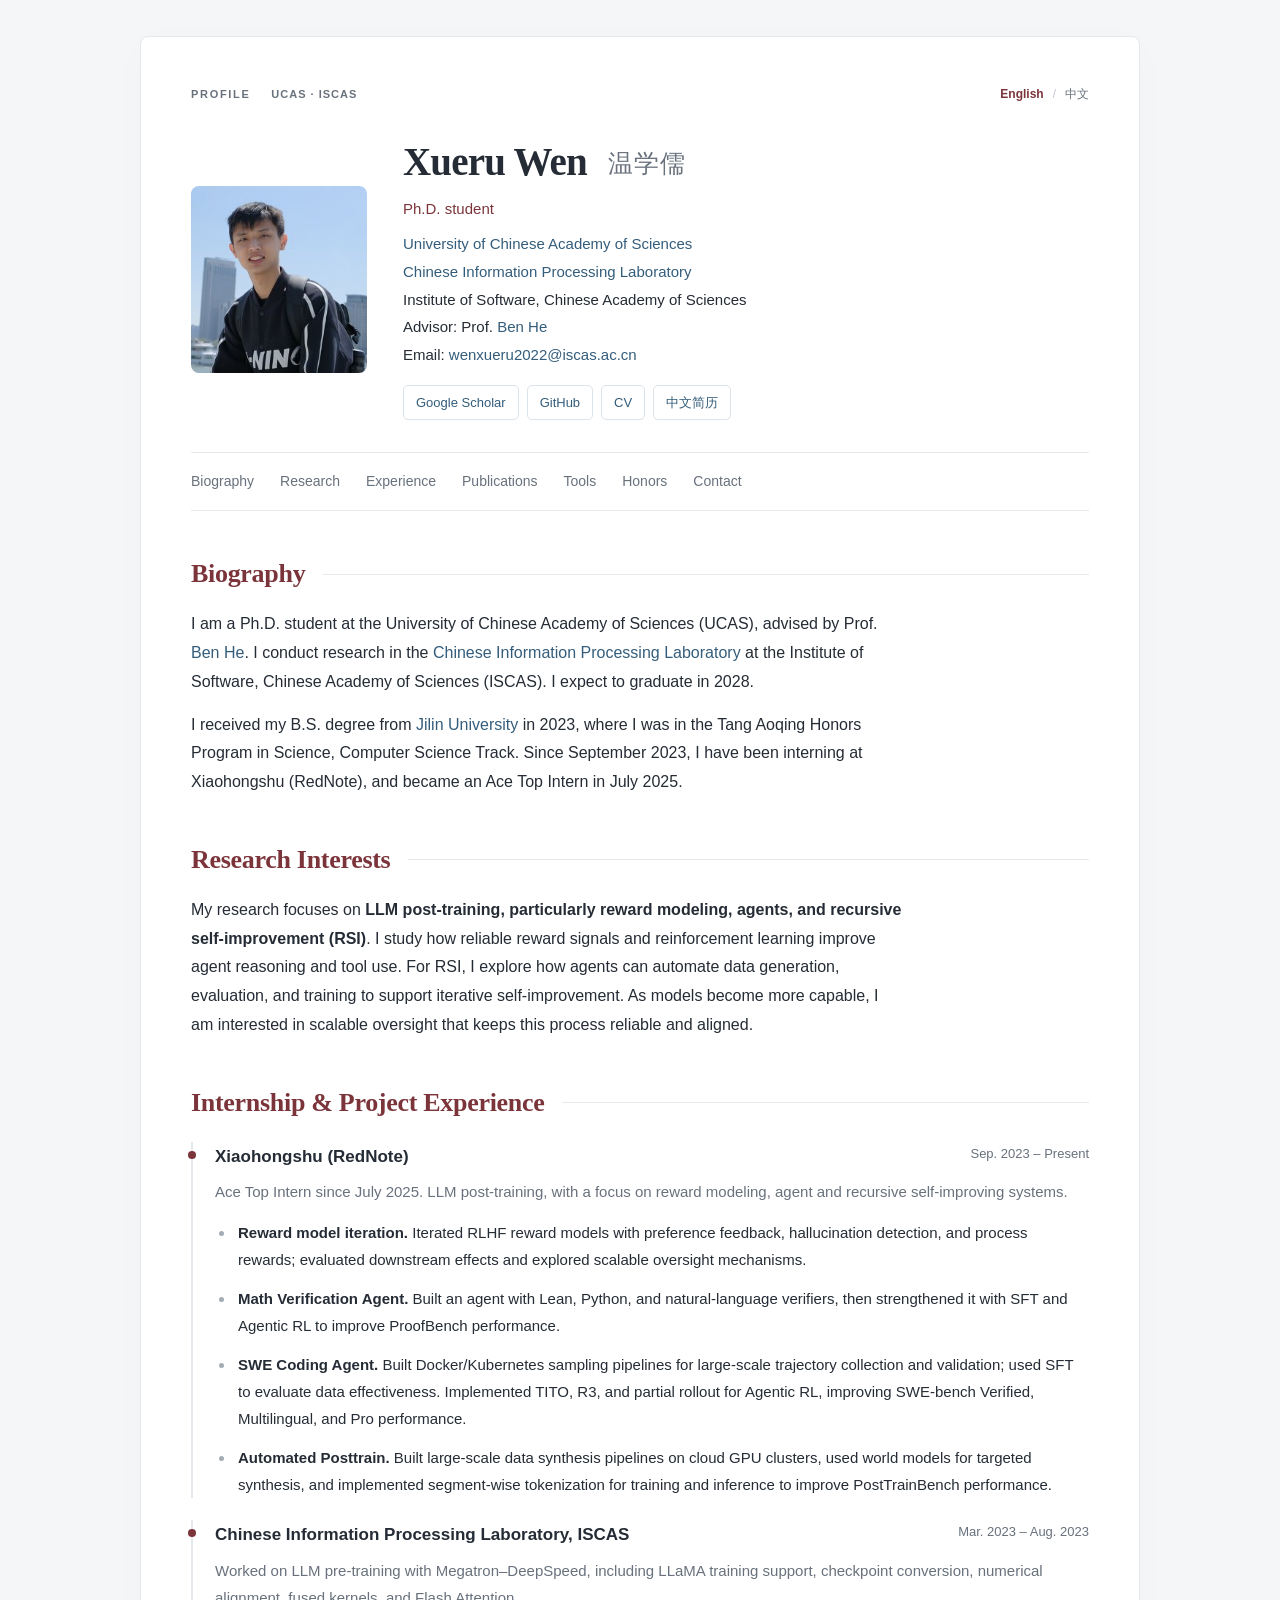
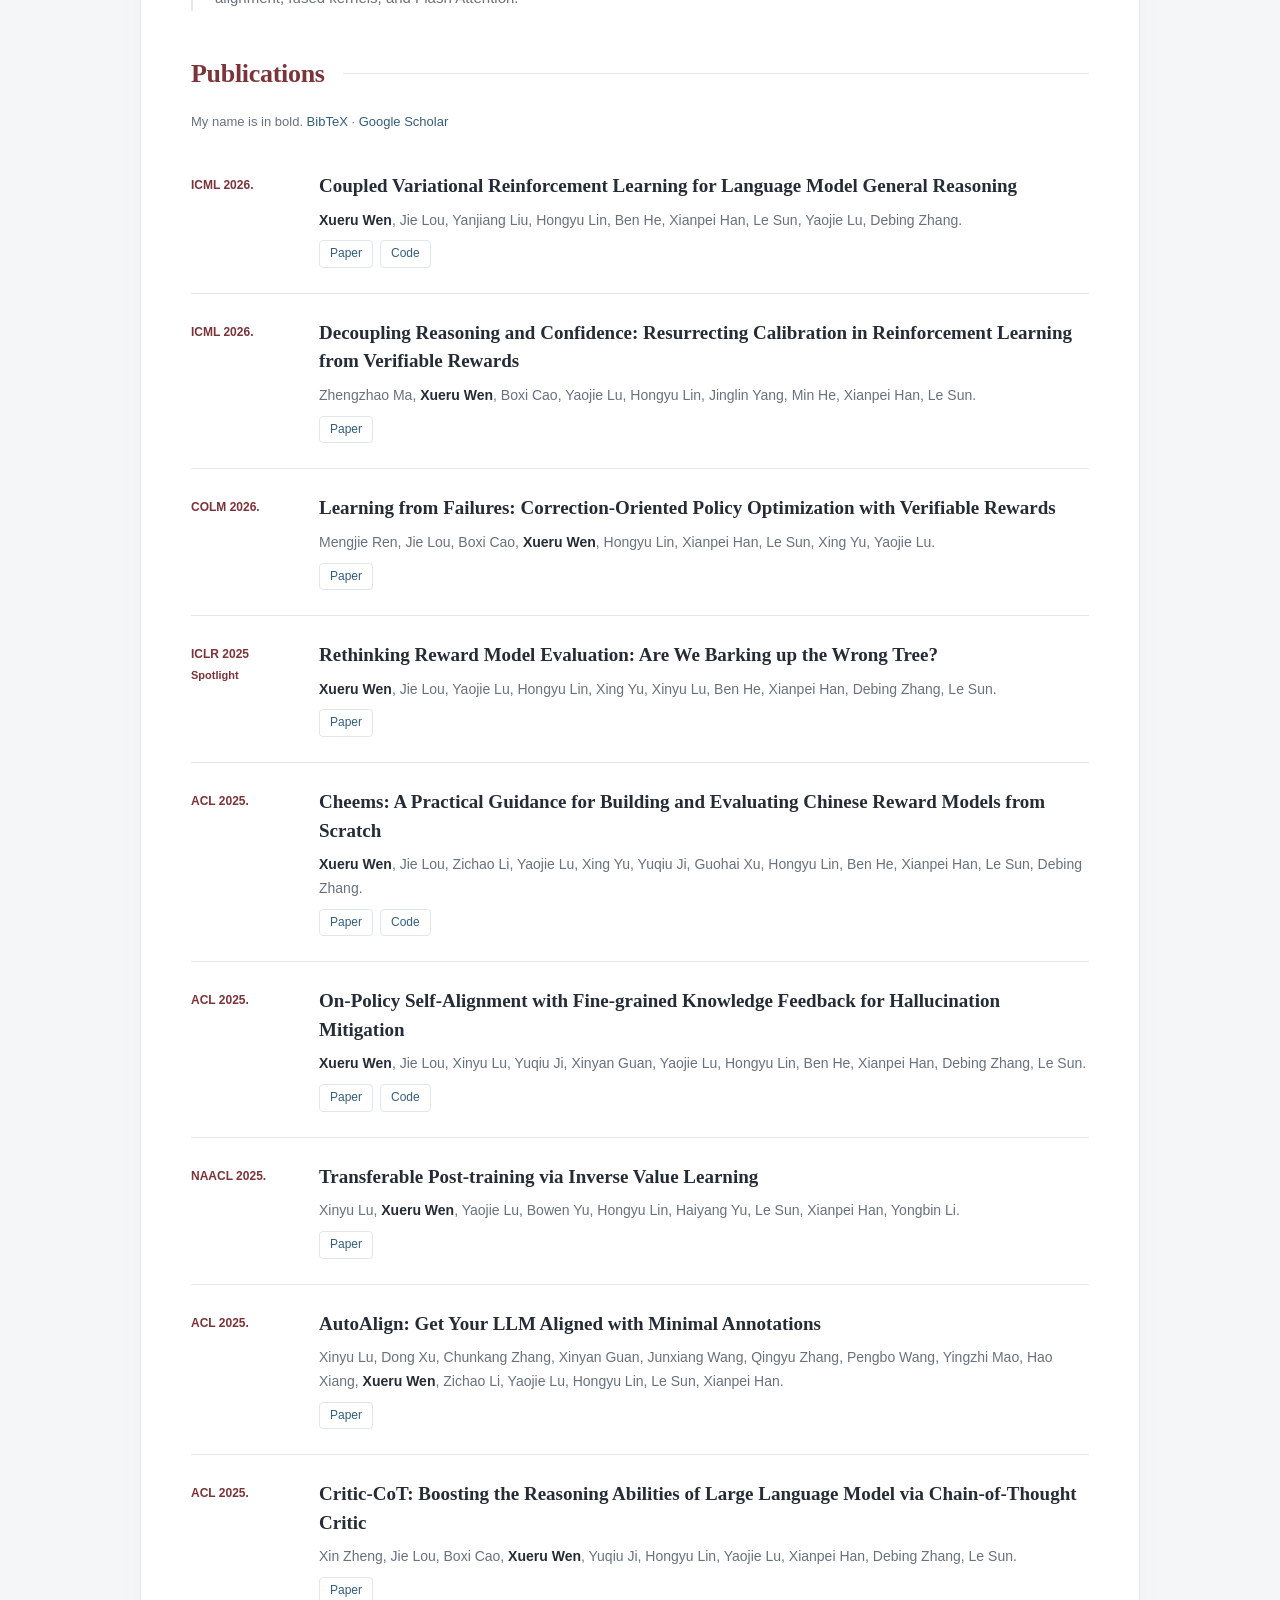
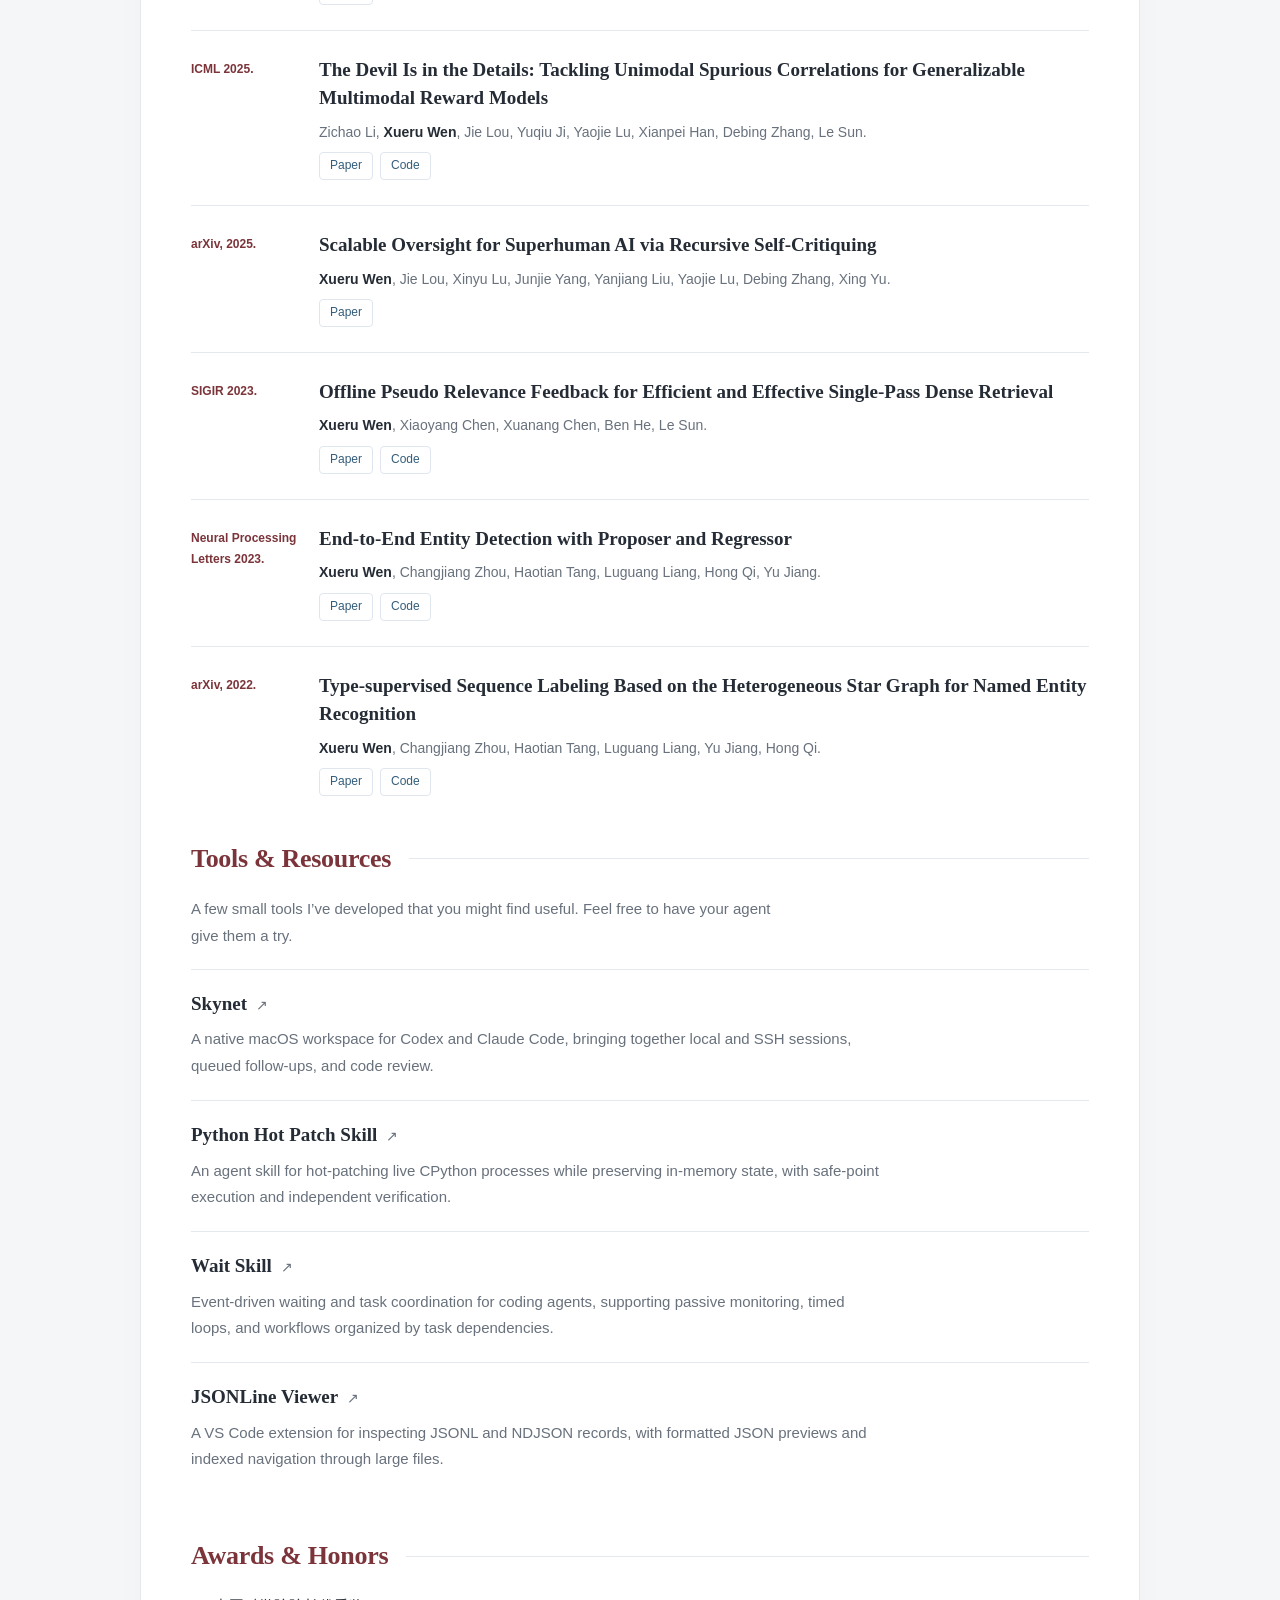
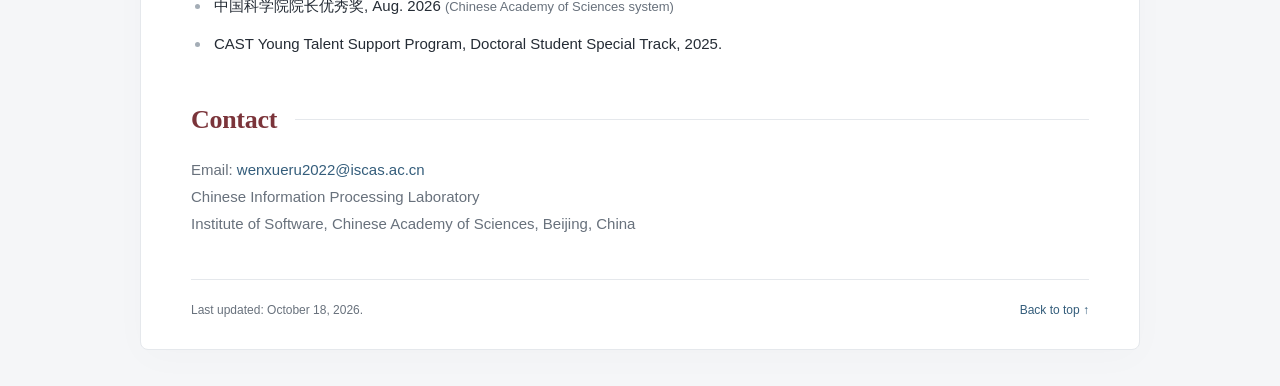
<file: index.html>
<!doctype html>
<html lang="en">
<head>
  <meta charset="UTF-8" />
  <meta name="viewport" content="width=device-width, initial-scale=1" />
  <meta name="description" content="Xueru Wen (温学儒), Ph.D. student at UCAS and ISCAS. Research on LLM post-training, reward modeling, reinforcement learning, and recursive self-improving agents." />
  <title>Xueru Wen | 温学儒</title>
  <link rel="canonical" href="https://wenxueru.github.io/" />
  <link rel="alternate" hreflang="en" href="https://wenxueru.github.io/" />
  <link rel="alternate" hreflang="zh-CN" href="https://wenxueru.github.io/zh.html" />
  <link rel="alternate" hreflang="x-default" href="https://wenxueru.github.io/" />
  <link rel="stylesheet" href="styles.css?v=7" />
</head>
<body>
<a class="skip-link" href="#biography">Skip to content</a>
<main class="page">
  <header id="top">
    <div class="header-topline">
      <p class="eyebrow">Profile <span>UCAS · ISCAS</span></p>
      <nav class="language-switch" aria-label="Language">
        <a href="./" lang="en" hreflang="en" aria-current="page">English</a>
        <span aria-hidden="true">/</span>
        <a href="zh.html" lang="zh-CN" hreflang="zh-CN">中文</a>
      </nav>
    </div>
    <div class="profile">
      <img class="portrait" src="assets/portrait.jpg?v=2" width="241" height="256" alt="Portrait of Xueru Wen" />
      <div>
        <h1>Xueru Wen <span class="chinese-name" lang="zh-CN">温学儒</span></h1>
        <p class="role">Ph.D. student</p>
        <p><a href="https://www.ucas.ac.cn/">University of Chinese Academy of Sciences</a></p>
        <p><a href="https://www.icip.org.cn/zh/homepage/">Chinese Information Processing Laboratory</a></p>
        <p>Institute of Software, Chinese Academy of Sciences</p>
        <p>Advisor: Prof. <a href="https://people.ucas.edu.cn/~benhe">Ben He</a></p>
        <p>Email: <a href="mailto:wenxueru2022@iscas.ac.cn">wenxueru2022@iscas.ac.cn</a></p>
        <div class="profile-links" aria-label="Profile and CV links">
          <a href="https://scholar.google.com/citations?user=MGhwXeUAAAAJ&amp;hl=en">Google Scholar</a>
          <a href="https://github.com/wenxueru">GitHub</a>
          <a href="assets/resume.pdf?v=20261018-facts1">CV</a>
          <a href="assets/resume-zh_CN.pdf?v=20261018-facts1" lang="zh-CN">中文简历</a>
        </div>
      </div>
    </div>
    <nav class="navigation" aria-label="Sections">
      <a href="#biography">Biography</a><a href="#research">Research</a><a href="#experience">Experience</a>
      <a href="#publications">Publications</a><a href="#projects">Tools</a><a href="#honors">Honors</a><a href="#contact">Contact</a>
    </nav>
  </header>

  <section id="biography" aria-labelledby="biography-title">
    <h2 id="biography-title">Biography</h2>
    <p>I am a Ph.D. student at the University of Chinese Academy of Sciences (UCAS), advised by Prof. <a href="https://people.ucas.edu.cn/~benhe">Ben He</a>. I conduct research in the <a href="https://www.icip.org.cn/zh/homepage/">Chinese Information Processing Laboratory</a> at the Institute of Software, Chinese Academy of Sciences (ISCAS). I expect to graduate in 2028.</p>
    <p>I received my B.S. degree from <a href="https://www.jlu.edu.cn/">Jilin University</a> in 2023, where I was in the Tang Aoqing Honors Program in Science, Computer Science Track. Since September 2023, I have been interning at Xiaohongshu (RedNote), and became an Ace Top Intern in July 2025.</p>
  </section>

  <section id="research" aria-labelledby="research-title">
    <h2 id="research-title">Research Interests</h2>
    <p>My research focuses on <strong>LLM post-training, particularly reward modeling, agents, and recursive self-improvement (RSI)</strong>. I study how reliable reward signals and reinforcement learning improve agent reasoning and tool use. For RSI, I explore how agents can automate data generation, evaluation, and training to support iterative self-improvement. As models become more capable, I am interested in scalable oversight that keeps this process reliable and aligned.</p>
  </section>

  <section id="experience" aria-labelledby="experience-title">
    <h2 id="experience-title">Internship &amp; Project Experience</h2>
    <article class="experience">
      <div class="experience-title"><strong>Xiaohongshu (RedNote)</strong><span class="date">Sep. 2023 – Present</span></div>
      <p>Ace Top Intern since July 2025. LLM post-training, with a focus on reward modeling, agent and recursive self-improving systems.</p>
      <ul>
        <li><strong>Reward model iteration.</strong> Iterated RLHF reward models with preference feedback, hallucination detection, and process rewards; evaluated downstream effects and explored scalable oversight mechanisms.</li>
        <li><strong>Math Verification Agent.</strong> Built an agent with Lean, Python, and natural-language verifiers, then strengthened it with SFT and Agentic RL to improve ProofBench performance.</li>
        <li><strong>SWE Coding Agent.</strong> Built Docker/Kubernetes sampling pipelines for large-scale trajectory collection and validation; used SFT to evaluate data effectiveness. Implemented TITO, R3, and partial rollout for Agentic RL, improving SWE-bench Verified, Multilingual, and Pro performance.</li>
        <li><strong>Automated Posttrain.</strong> Built large-scale data synthesis pipelines on cloud GPU clusters, used world models for targeted synthesis, and implemented segment-wise tokenization for training and inference to improve PostTrainBench performance.</li>
      </ul>
    </article>
    <article class="experience">
      <div class="experience-title"><strong>Chinese Information Processing Laboratory, ISCAS</strong><span class="date">Mar. 2023 – Aug. 2023</span></div>
      <p>Worked on LLM pre-training with Megatron–DeepSpeed, including LLaMA training support, checkpoint conversion, numerical alignment, fused kernels, and Flash Attention.</p>
    </article>
  </section>

  <section id="publications" aria-labelledby="publications-title">
    <h2 id="publications-title">Publications</h2>
    <p class="section-note">My name is in bold. <a href="assets/publications.bib" download>BibTeX</a> · <a href="https://scholar.google.com/citations?user=MGhwXeUAAAAJ&amp;hl=en">Google Scholar</a></p>
    <ol class="publications">
<li><a class="paper-title" href="https://arxiv.org/abs/2512.12576">Coupled Variational Reinforcement Learning for Language Model General Reasoning</a>
      <span class="paper-links"><a href="https://arxiv.org/abs/2512.12576">Paper</a> <a href="https://github.com/wenxueru/CoVRL">Code</a></span>
      <div class="authors"><strong>Xueru Wen</strong>, Jie Lou, Yanjiang Liu, Hongyu Lin, Ben He, Xianpei Han, Le Sun, Yaojie Lu, Debing Zhang.</div><div class="venue">ICML 2026.</div></li>
<li><a class="paper-title" href="https://arxiv.org/abs/2603.09117">Decoupling Reasoning and Confidence: Resurrecting Calibration in Reinforcement Learning from Verifiable Rewards</a>
      <span class="paper-links"><a href="https://arxiv.org/abs/2603.09117">Paper</a></span>
      <div class="authors">Zhengzhao Ma, <strong>Xueru Wen</strong>, Boxi Cao, Yaojie Lu, Hongyu Lin, Jinglin Yang, Min He, Xianpei Han, Le Sun.</div><div class="venue">ICML 2026.</div></li>
<li><a class="paper-title" href="https://arxiv.org/abs/2605.14539">Learning from Failures: Correction-Oriented Policy Optimization with Verifiable Rewards</a>
      <span class="paper-links"><a href="https://arxiv.org/abs/2605.14539">Paper</a></span>
      <div class="authors">Mengjie Ren, Jie Lou, Boxi Cao, <strong>Xueru Wen</strong>, Hongyu Lin, Xianpei Han, Le Sun, Xing Yu, Yaojie Lu.</div><div class="venue">COLM 2026.</div></li>
<li><a class="paper-title" href="https://openreview.net/forum?id=Cnwz9jONi5">Rethinking Reward Model Evaluation: Are We Barking up the Wrong Tree?</a>
      <span class="paper-links"><a href="https://openreview.net/forum?id=Cnwz9jONi5">Paper</a></span>
      <div class="authors"><strong>Xueru Wen</strong>, Jie Lou, Yaojie Lu, Hongyu Lin, Xing Yu, Xinyu Lu, Ben He, Xianpei Han, Debing Zhang, Le Sun.</div><div class="venue">ICLR 2025 <span class="spotlight">Spotlight</span></div></li>
<li><a class="paper-title" href="https://aclanthology.org/2025.acl-long.737/">Cheems: A Practical Guidance for Building and Evaluating Chinese Reward Models from Scratch</a>
      <span class="paper-links"><a href="https://aclanthology.org/2025.acl-long.737/">Paper</a> <a href="https://github.com/AlignRM/CheemsRM">Code</a></span>
      <div class="authors"><strong>Xueru Wen</strong>, Jie Lou, Zichao Li, Yaojie Lu, Xing Yu, Yuqiu Ji, Guohai Xu, Hongyu Lin, Ben He, Xianpei Han, Le Sun, Debing Zhang.</div><div class="venue">ACL 2025.</div></li>
<li><a class="paper-title" href="https://aclanthology.org/2025.findings-acl.271/">On-Policy Self-Alignment with Fine-grained Knowledge Feedback for Hallucination Mitigation</a>
      <span class="paper-links"><a href="https://aclanthology.org/2025.findings-acl.271/">Paper</a> <a href="https://github.com/AlignRM/RLFH">Code</a></span>
      <div class="authors"><strong>Xueru Wen</strong>, Jie Lou, Xinyu Lu, Yuqiu Ji, Xinyan Guan, Yaojie Lu, Hongyu Lin, Ben He, Xianpei Han, Debing Zhang, Le Sun.</div><div class="venue">ACL 2025.</div></li>
<li><a class="paper-title" href="https://aclanthology.org/2025.naacl-long.227/">Transferable Post-training via Inverse Value Learning</a>
      <span class="paper-links"><a href="https://aclanthology.org/2025.naacl-long.227/">Paper</a></span>
      <div class="authors">Xinyu Lu, <strong>Xueru Wen</strong>, Yaojie Lu, Bowen Yu, Hongyu Lin, Haiyang Yu, Le Sun, Xianpei Han, Yongbin Li.</div><div class="venue">NAACL 2025.</div></li>
<li><a class="paper-title" href="https://aclanthology.org/2025.acl-demo.19/">AutoAlign: Get Your LLM Aligned with Minimal Annotations</a>
      <span class="paper-links"><a href="https://aclanthology.org/2025.acl-demo.19/">Paper</a></span>
      <div class="authors">Xinyu Lu, Dong Xu, Chunkang Zhang, Xinyan Guan, Junxiang Wang, Qingyu Zhang, Pengbo Wang, Yingzhi Mao, Hao Xiang, <strong>Xueru Wen</strong>, Zichao Li, Yaojie Lu, Hongyu Lin, Le Sun, Xianpei Han.</div><div class="venue">ACL 2025.</div></li>
<li><a class="paper-title" href="https://aclanthology.org/2025.findings-acl.89/">Critic-CoT: Boosting the Reasoning Abilities of Large Language Model via Chain-of-Thought Critic</a>
      <span class="paper-links"><a href="https://aclanthology.org/2025.findings-acl.89/">Paper</a></span>
      <div class="authors">Xin Zheng, Jie Lou, Boxi Cao, <strong>Xueru Wen</strong>, Yuqiu Ji, Hongyu Lin, Yaojie Lu, Xianpei Han, Debing Zhang, Le Sun.</div><div class="venue">ACL 2025.</div></li>
<li><a class="paper-title" href="https://proceedings.mlr.press/v267/li25cw.html">The Devil Is in the Details: Tackling Unimodal Spurious Correlations for Generalizable Multimodal Reward Models</a>
      <span class="paper-links"><a href="https://proceedings.mlr.press/v267/li25cw.html">Paper</a> <a href="https://github.com/alignrm/Generalizable-MM-RM">Code</a></span>
      <div class="authors">Zichao Li, <strong>Xueru Wen</strong>, Jie Lou, Yuqiu Ji, Yaojie Lu, Xianpei Han, Debing Zhang, Le Sun.</div><div class="venue">ICML 2025.</div></li>
<li><a class="paper-title" href="https://arxiv.org/abs/2502.04675">Scalable Oversight for Superhuman AI via Recursive Self-Critiquing</a>
      <span class="paper-links"><a href="https://arxiv.org/abs/2502.04675">Paper</a></span>
      <div class="authors"><strong>Xueru Wen</strong>, Jie Lou, Xinyu Lu, Junjie Yang, Yanjiang Liu, Yaojie Lu, Debing Zhang, Xing Yu.</div><div class="venue">arXiv, 2025.</div></li>
<li><a class="paper-title" href="https://doi.org/10.1145/3539618.3592028">Offline Pseudo Relevance Feedback for Efficient and Effective Single-Pass Dense Retrieval</a>
      <span class="paper-links"><a href="https://doi.org/10.1145/3539618.3592028">Paper</a> <a href="https://github.com/wenxueru/OPRF">Code</a></span>
      <div class="authors"><strong>Xueru Wen</strong>, Xiaoyang Chen, Xuanang Chen, Ben He, Le Sun.</div><div class="venue">SIGIR 2023.</div></li>
<li><a class="paper-title" href="https://doi.org/10.1007/s11063-023-11201-8">End-to-End Entity Detection with Proposer and Regressor</a>
      <span class="paper-links"><a href="https://doi.org/10.1007/s11063-023-11201-8">Paper</a> <a href="https://github.com/wenxueru/EntityDetection">Code</a></span>
      <div class="authors"><strong>Xueru Wen</strong>, Changjiang Zhou, Haotian Tang, Luguang Liang, Hong Qi, Yu Jiang.</div><div class="venue">Neural Processing Letters 2023.</div></li>
<li><a class="paper-title" href="https://arxiv.org/abs/2210.10240">Type-supervised Sequence Labeling Based on the Heterogeneous Star Graph for Named Entity Recognition</a>
      <span class="paper-links"><a href="https://arxiv.org/abs/2210.10240">Paper</a> <a href="https://github.com/wenxueru/GraphNER">Code</a></span>
      <div class="authors"><strong>Xueru Wen</strong>, Changjiang Zhou, Haotian Tang, Luguang Liang, Yu Jiang, Hong Qi.</div><div class="venue">arXiv, 2022.</div></li>
    </ol>
  </section>

  <section id="projects" aria-labelledby="projects-title">
    <h2 id="projects-title">Tools &amp; Resources</h2>
    <p class="tools-intro">A few small tools I’ve developed that you might find useful. Feel free to have your agent give them a try.</p>
    <div class="projects-grid">
      <article class="project">
        <h3><a href="https://github.com/wenxueru/skynet">Skynet <span aria-hidden="true">↗</span></a></h3>
        <p>A native macOS workspace for Codex and Claude Code, bringing together local and SSH sessions, queued follow-ups, and code review.</p>
      </article>
      <article class="project">
        <h3><a href="https://github.com/wenxueru/python-hot-patch-skill">Python Hot Patch Skill <span aria-hidden="true">↗</span></a></h3>
        <p>An agent skill for hot-patching live CPython processes while preserving in-memory state, with safe-point execution and independent verification.</p>
      </article>
      <article class="project">
        <h3><a href="https://github.com/wenxueru/wait-skill">Wait Skill <span aria-hidden="true">↗</span></a></h3>
        <p>Event-driven waiting and task coordination for coding agents, supporting passive monitoring, timed loops, and workflows organized by task dependencies.</p>
      </article>
      <article class="project">
        <h3><a href="https://github.com/wenxueru/jsonline-viewer">JSONLine Viewer <span aria-hidden="true">↗</span></a></h3>
        <p>A VS Code extension for inspecting JSONL and NDJSON records, with formatted JSON previews and indexed navigation through large files.</p>
      </article>
    </div>
  </section>

  <section id="honors" aria-labelledby="honors-title">
    <h2 id="honors-title">Awards &amp; Honors</h2>
    <ul>
      <li><span lang="zh-CN">中国科学院院长优秀奖</span>, Aug. 2026 <span class="section-note">(Chinese Academy of Sciences system)</span></li>
      <li>CAST Young Talent Support Program, Doctoral Student Special Track, 2025.</li>
    </ul>
  </section>

  <section id="contact" aria-labelledby="contact-title">
    <h2 id="contact-title">Contact</h2>
    <p>Email: <a href="mailto:wenxueru2022@iscas.ac.cn">wenxueru2022@iscas.ac.cn</a><br />Chinese Information Processing Laboratory<br />Institute of Software, Chinese Academy of Sciences, Beijing, China</p>
  </section>
  <footer><p>Last updated: <time datetime="2026-10-18">October 18, 2026</time>.</p><a href="#top">Back to top ↑</a></footer>
</main>
</body>
</html>
</file>
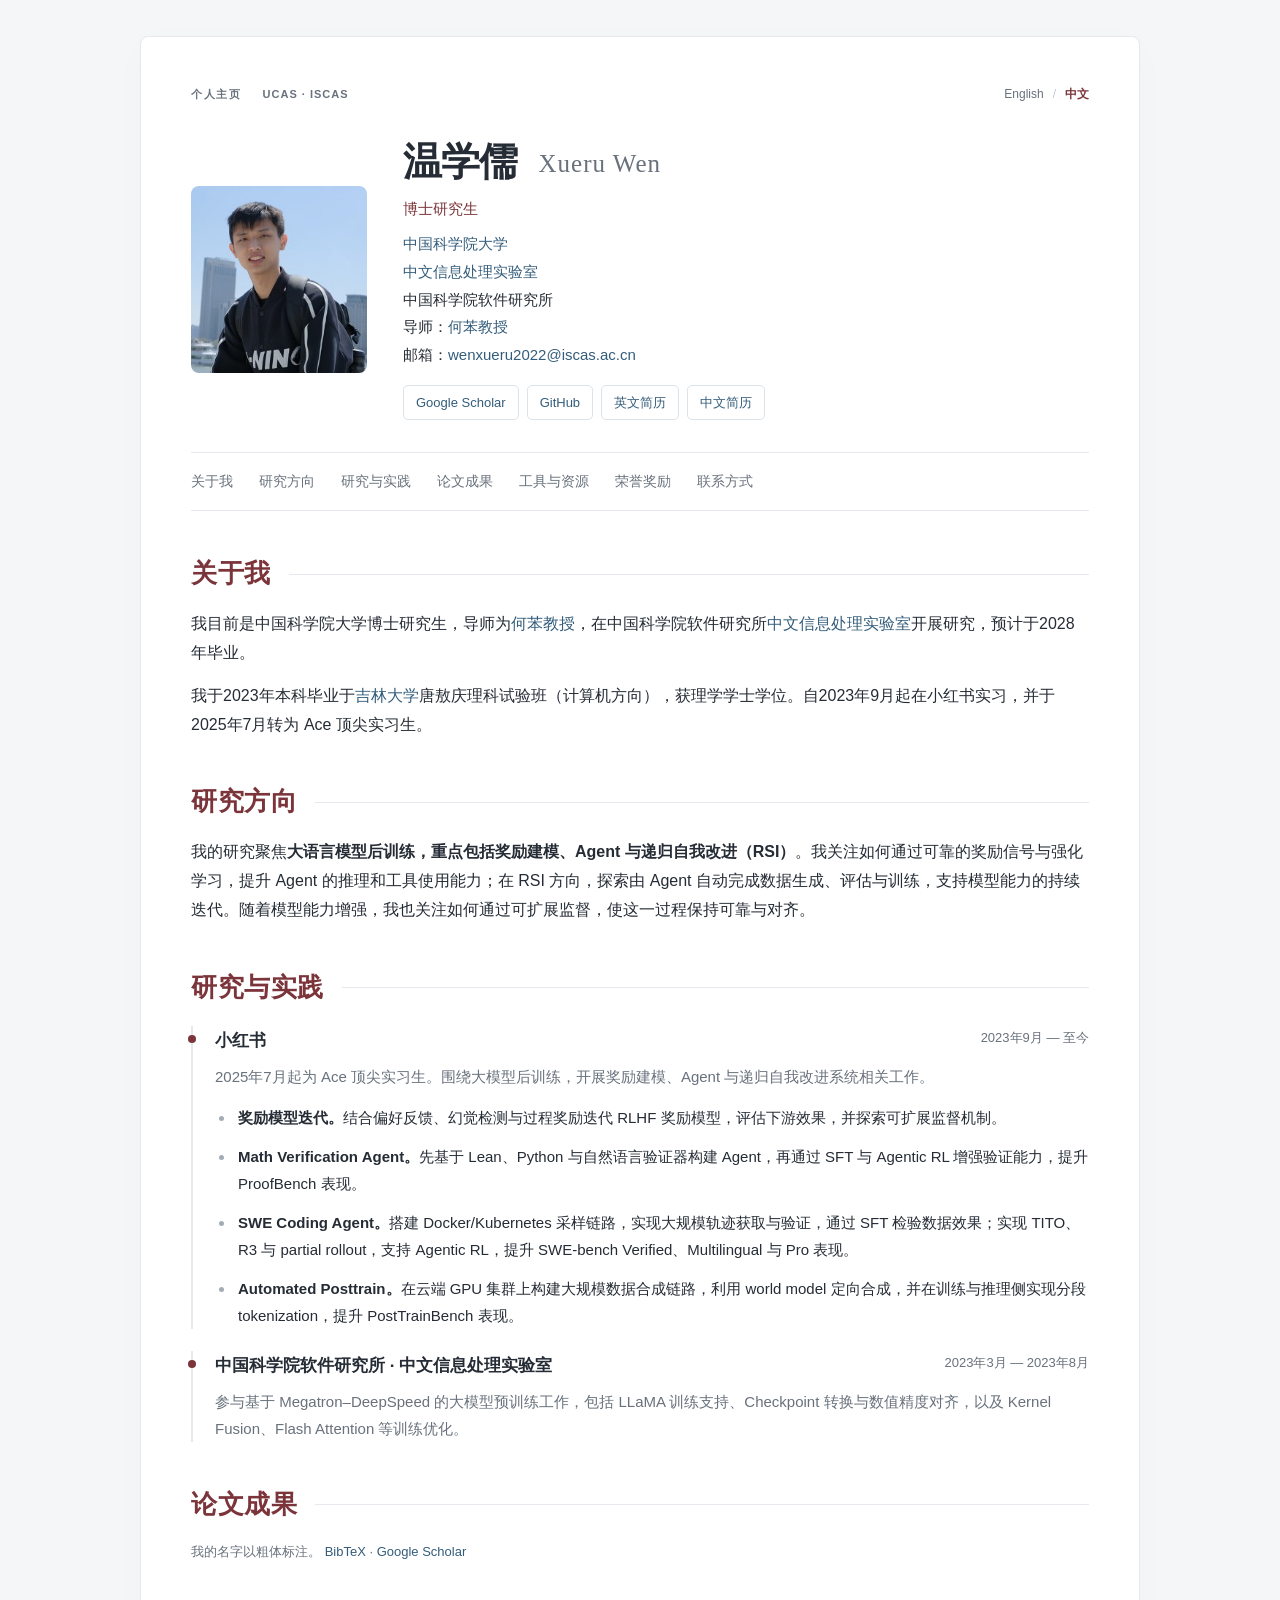
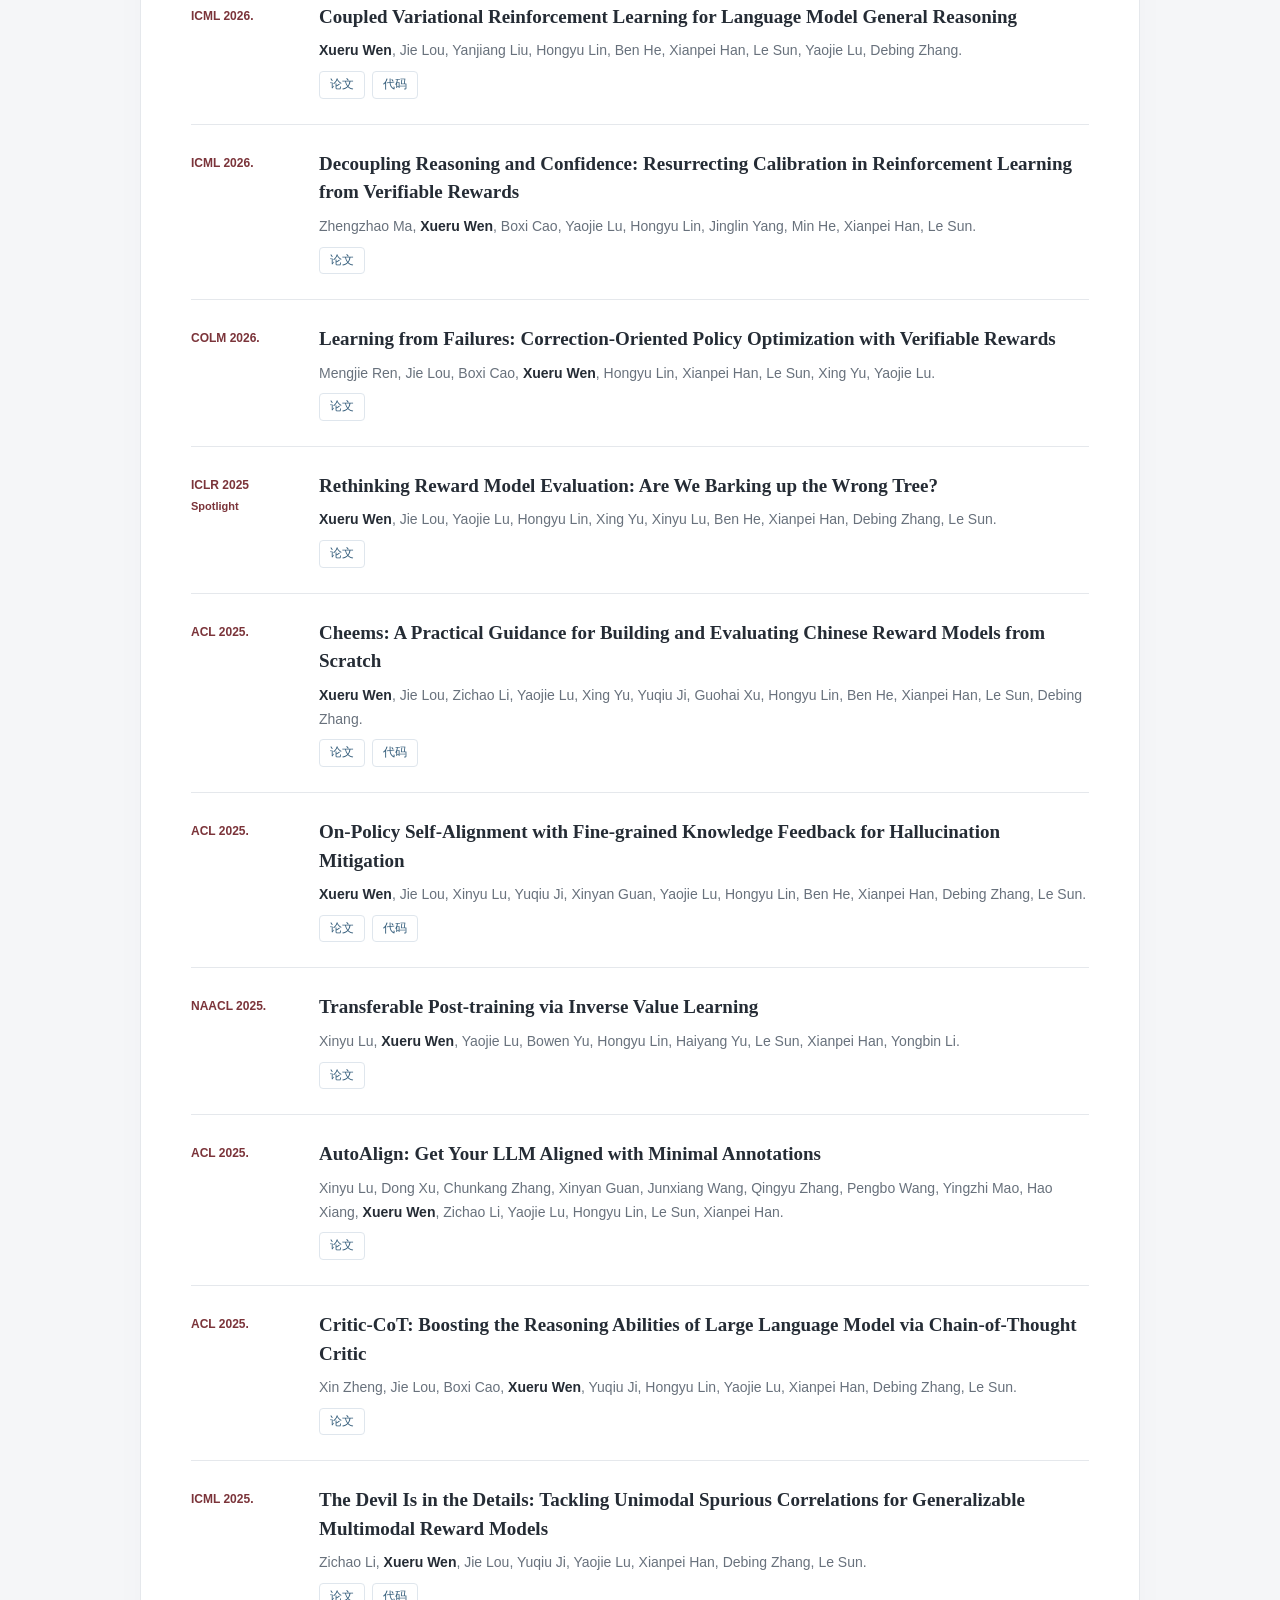
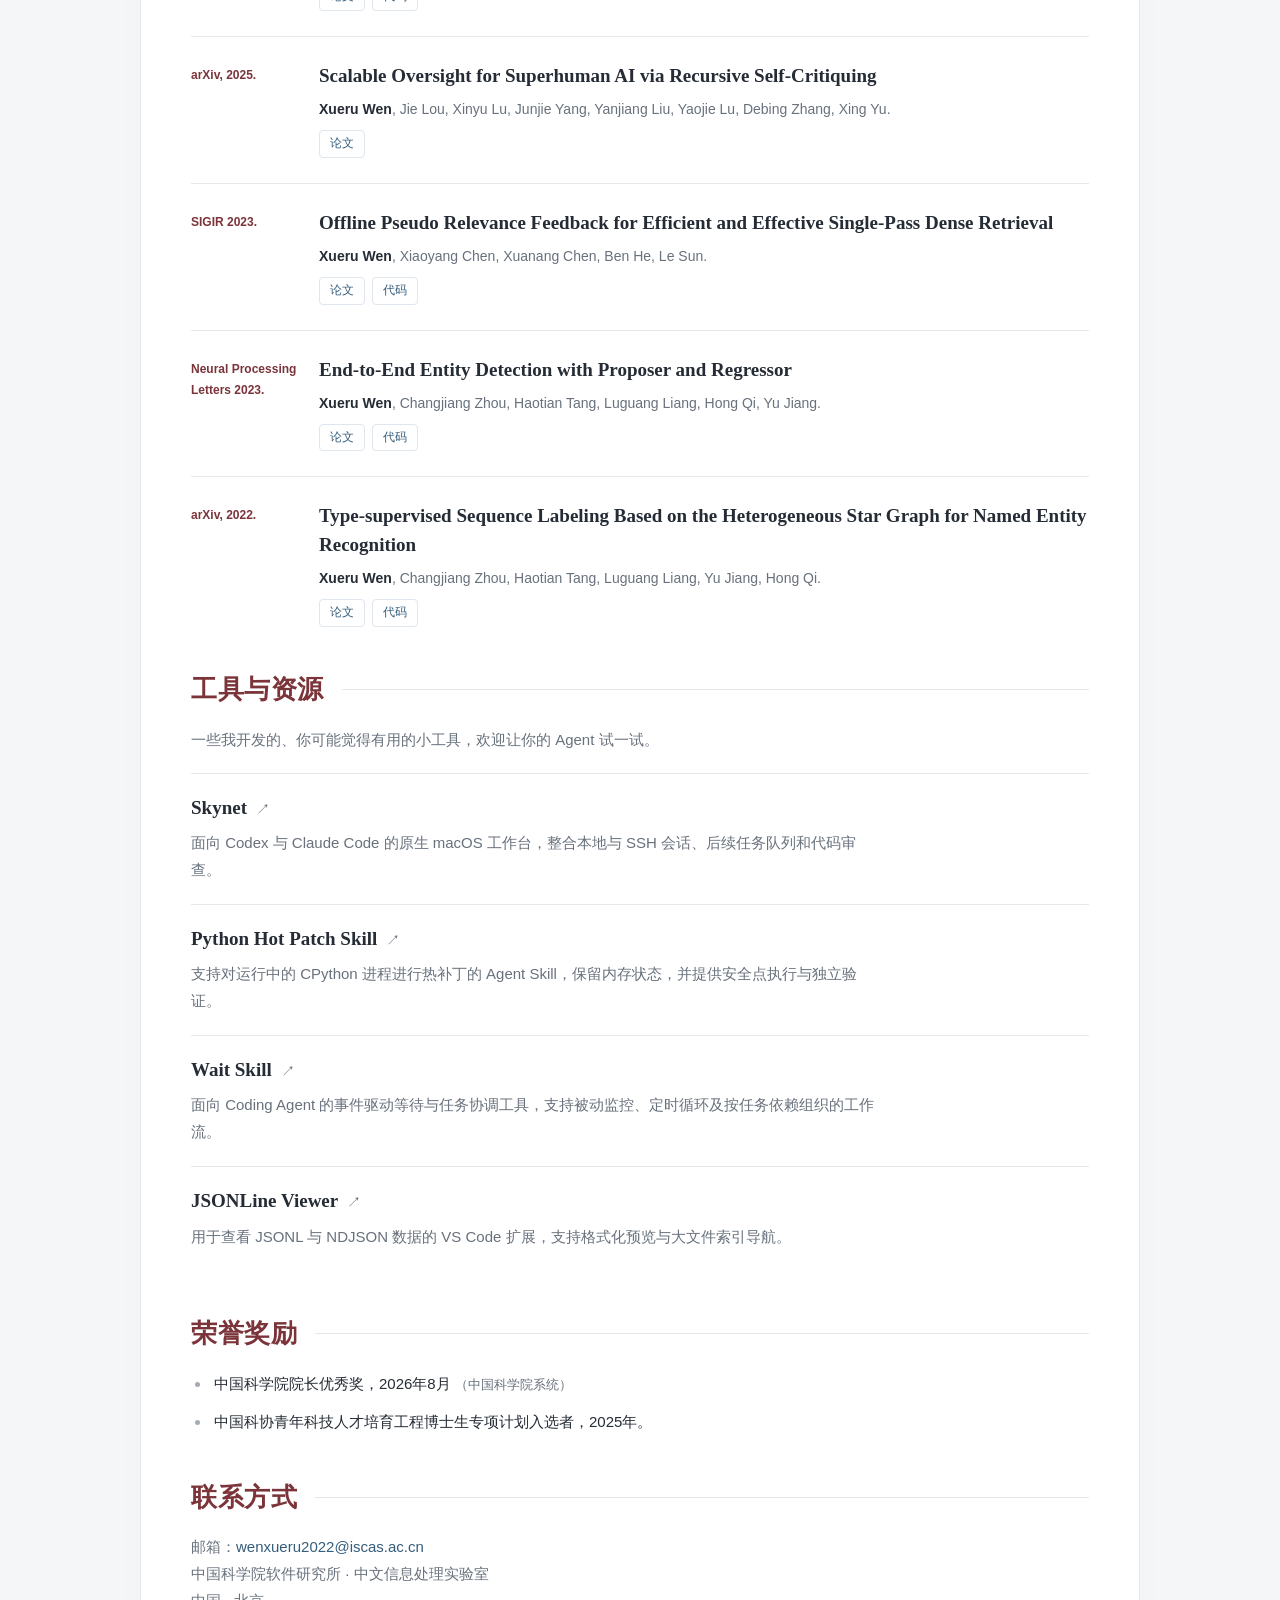
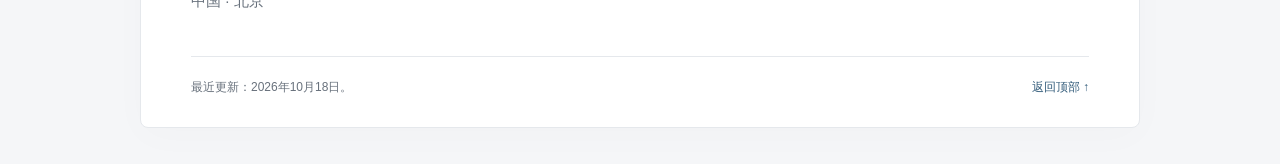
<file: zh.html>
<!doctype html>
<html lang="zh-CN">
<head>
  <meta charset="UTF-8" />
  <meta name="viewport" content="width=device-width, initial-scale=1" />
  <meta name="description" content="温学儒，中国科学院大学博士研究生，在中国科学院软件研究所中文信息处理实验室开展研究。研究方向为大语言模型后训练、奖励建模、Agent 与递归自我改进。" />
  <title>温学儒 | Xueru Wen</title>
  <link rel="canonical" href="https://wenxueru.github.io/zh.html" />
  <link rel="alternate" hreflang="en" href="https://wenxueru.github.io/" />
  <link rel="alternate" hreflang="zh-CN" href="https://wenxueru.github.io/zh.html" />
  <link rel="alternate" hreflang="x-default" href="https://wenxueru.github.io/" />
  <link rel="stylesheet" href="styles.css?v=7" />
</head>
<body>
<a class="skip-link" href="#biography">跳转到正文</a>
<main class="page">
  <header id="top">
    <div class="header-topline">
      <p class="eyebrow">个人主页 <span>UCAS · ISCAS</span></p>
      <nav class="language-switch" aria-label="语言切换">
        <a href="./" lang="en" hreflang="en">English</a>
        <span aria-hidden="true">/</span>
        <a href="zh.html" lang="zh-CN" hreflang="zh-CN" aria-current="page">中文</a>
      </nav>
    </div>
    <div class="profile">
      <img class="portrait" src="assets/portrait.jpg?v=2" width="241" height="256" alt="温学儒的照片" />
      <div>
        <h1>温学儒 <span class="chinese-name" lang="en">Xueru Wen</span></h1>
        <p class="role">博士研究生</p>
        <p><a href="https://www.ucas.ac.cn/">中国科学院大学</a></p>
        <p><a href="https://www.icip.org.cn/zh/homepage/">中文信息处理实验室</a></p>
        <p>中国科学院软件研究所</p>
        <p>导师：<a href="https://people.ucas.edu.cn/~benhe">何苯教授</a></p>
        <p>邮箱：<a href="mailto:wenxueru2022@iscas.ac.cn">wenxueru2022@iscas.ac.cn</a></p>
        <div class="profile-links" aria-label="学术主页与简历">
          <a href="https://scholar.google.com/citations?user=MGhwXeUAAAAJ&amp;hl=en">Google Scholar</a>
          <a href="https://github.com/wenxueru">GitHub</a>
          <a href="assets/resume.pdf?v=20261018-facts1">英文简历</a>
          <a href="assets/resume-zh_CN.pdf?v=20261018-facts1" lang="zh-CN">中文简历</a>
        </div>
      </div>
    </div>
    <nav class="navigation" aria-label="页面导航">
      <a href="#biography">关于我</a><a href="#research">研究方向</a><a href="#experience">研究与实践</a>
      <a href="#publications">论文成果</a><a href="#projects">工具与资源</a><a href="#honors">荣誉奖励</a><a href="#contact">联系方式</a>
    </nav>
  </header>

  <section id="biography" aria-labelledby="biography-title">
    <h2 id="biography-title">关于我</h2>
    <p>我目前是中国科学院大学博士研究生，导师为<a href="https://people.ucas.edu.cn/~benhe">何苯教授</a>，在中国科学院软件研究所<a href="https://www.icip.org.cn/zh/homepage/">中文信息处理实验室</a>开展研究，预计于2028年毕业。</p>
    <p>我于2023年本科毕业于<a href="https://www.jlu.edu.cn/">吉林大学</a>唐敖庆理科试验班（计算机方向），获理学学士学位。自2023年9月起在小红书实习，并于2025年7月转为 Ace 顶尖实习生。</p>
  </section>

  <section id="research" aria-labelledby="research-title">
    <h2 id="research-title">研究方向</h2>
    <p>我的研究聚焦<strong>大语言模型后训练，重点包括奖励建模、Agent 与递归自我改进（RSI）</strong>。我关注如何通过可靠的奖励信号与强化学习，提升 Agent 的推理和工具使用能力；在 RSI 方向，探索由 Agent 自动完成数据生成、评估与训练，支持模型能力的持续迭代。随着模型能力增强，我也关注如何通过可扩展监督，使这一过程保持可靠与对齐。</p>
  </section>

  <section id="experience" aria-labelledby="experience-title">
    <h2 id="experience-title">研究与实践</h2>
    <article class="experience">
      <div class="experience-title"><strong>小红书</strong><span class="date">2023年9月 — 至今</span></div>
      <p>2025年7月起为 Ace 顶尖实习生。围绕大模型后训练，开展奖励建模、Agent 与递归自我改进系统相关工作。</p>
      <ul>
        <li><strong>奖励模型迭代。</strong>结合偏好反馈、幻觉检测与过程奖励迭代 RLHF 奖励模型，评估下游效果，并探索可扩展监督机制。</li>
        <li><strong>Math Verification Agent。</strong>先基于 Lean、Python 与自然语言验证器构建 Agent，再通过 SFT 与 Agentic RL 增强验证能力，提升 ProofBench 表现。</li>
        <li><strong>SWE Coding Agent。</strong>搭建 Docker/Kubernetes 采样链路，实现大规模轨迹获取与验证，通过 SFT 检验数据效果；实现 TITO、R3 与 partial rollout，支持 Agentic RL，提升 SWE-bench Verified、Multilingual 与 Pro 表现。</li>
        <li><strong>Automated Posttrain。</strong>在云端 GPU 集群上构建大规模数据合成链路，利用 world model 定向合成，并在训练与推理侧实现分段 tokenization，提升 PostTrainBench 表现。</li>
      </ul>
    </article>
    <article class="experience">
      <div class="experience-title"><strong>中国科学院软件研究所 · 中文信息处理实验室</strong><span class="date">2023年3月 — 2023年8月</span></div>
      <p>参与基于 Megatron–DeepSpeed 的大模型预训练工作，包括 LLaMA 训练支持、Checkpoint 转换与数值精度对齐，以及 Kernel Fusion、Flash Attention 等训练优化。</p>
    </article>
  </section>

  <section id="publications" aria-labelledby="publications-title">
    <h2 id="publications-title">论文成果</h2>
    <p class="section-note">我的名字以粗体标注。 <a href="assets/publications.bib" download>BibTeX</a> · <a href="https://scholar.google.com/citations?user=MGhwXeUAAAAJ&amp;hl=en">Google Scholar</a></p>
    <ol class="publications">
<li><a class="paper-title" href="https://arxiv.org/abs/2512.12576">Coupled Variational Reinforcement Learning for Language Model General Reasoning</a>
      <span class="paper-links"><a href="https://arxiv.org/abs/2512.12576">论文</a> <a href="https://github.com/wenxueru/CoVRL">代码</a></span>
      <div class="authors"><strong>Xueru Wen</strong>, Jie Lou, Yanjiang Liu, Hongyu Lin, Ben He, Xianpei Han, Le Sun, Yaojie Lu, Debing Zhang.</div><div class="venue">ICML 2026.</div></li>
<li><a class="paper-title" href="https://arxiv.org/abs/2603.09117">Decoupling Reasoning and Confidence: Resurrecting Calibration in Reinforcement Learning from Verifiable Rewards</a>
      <span class="paper-links"><a href="https://arxiv.org/abs/2603.09117">论文</a></span>
      <div class="authors">Zhengzhao Ma, <strong>Xueru Wen</strong>, Boxi Cao, Yaojie Lu, Hongyu Lin, Jinglin Yang, Min He, Xianpei Han, Le Sun.</div><div class="venue">ICML 2026.</div></li>
<li><a class="paper-title" href="https://arxiv.org/abs/2605.14539">Learning from Failures: Correction-Oriented Policy Optimization with Verifiable Rewards</a>
      <span class="paper-links"><a href="https://arxiv.org/abs/2605.14539">论文</a></span>
      <div class="authors">Mengjie Ren, Jie Lou, Boxi Cao, <strong>Xueru Wen</strong>, Hongyu Lin, Xianpei Han, Le Sun, Xing Yu, Yaojie Lu.</div><div class="venue">COLM 2026.</div></li>
<li><a class="paper-title" href="https://openreview.net/forum?id=Cnwz9jONi5">Rethinking Reward Model Evaluation: Are We Barking up the Wrong Tree?</a>
      <span class="paper-links"><a href="https://openreview.net/forum?id=Cnwz9jONi5">论文</a></span>
      <div class="authors"><strong>Xueru Wen</strong>, Jie Lou, Yaojie Lu, Hongyu Lin, Xing Yu, Xinyu Lu, Ben He, Xianpei Han, Debing Zhang, Le Sun.</div><div class="venue">ICLR 2025 <span class="spotlight">Spotlight</span></div></li>
<li><a class="paper-title" href="https://aclanthology.org/2025.acl-long.737/">Cheems: A Practical Guidance for Building and Evaluating Chinese Reward Models from Scratch</a>
      <span class="paper-links"><a href="https://aclanthology.org/2025.acl-long.737/">论文</a> <a href="https://github.com/AlignRM/CheemsRM">代码</a></span>
      <div class="authors"><strong>Xueru Wen</strong>, Jie Lou, Zichao Li, Yaojie Lu, Xing Yu, Yuqiu Ji, Guohai Xu, Hongyu Lin, Ben He, Xianpei Han, Le Sun, Debing Zhang.</div><div class="venue">ACL 2025.</div></li>
<li><a class="paper-title" href="https://aclanthology.org/2025.findings-acl.271/">On-Policy Self-Alignment with Fine-grained Knowledge Feedback for Hallucination Mitigation</a>
      <span class="paper-links"><a href="https://aclanthology.org/2025.findings-acl.271/">论文</a> <a href="https://github.com/AlignRM/RLFH">代码</a></span>
      <div class="authors"><strong>Xueru Wen</strong>, Jie Lou, Xinyu Lu, Yuqiu Ji, Xinyan Guan, Yaojie Lu, Hongyu Lin, Ben He, Xianpei Han, Debing Zhang, Le Sun.</div><div class="venue">ACL 2025.</div></li>
<li><a class="paper-title" href="https://aclanthology.org/2025.naacl-long.227/">Transferable Post-training via Inverse Value Learning</a>
      <span class="paper-links"><a href="https://aclanthology.org/2025.naacl-long.227/">论文</a></span>
      <div class="authors">Xinyu Lu, <strong>Xueru Wen</strong>, Yaojie Lu, Bowen Yu, Hongyu Lin, Haiyang Yu, Le Sun, Xianpei Han, Yongbin Li.</div><div class="venue">NAACL 2025.</div></li>
<li><a class="paper-title" href="https://aclanthology.org/2025.acl-demo.19/">AutoAlign: Get Your LLM Aligned with Minimal Annotations</a>
      <span class="paper-links"><a href="https://aclanthology.org/2025.acl-demo.19/">论文</a></span>
      <div class="authors">Xinyu Lu, Dong Xu, Chunkang Zhang, Xinyan Guan, Junxiang Wang, Qingyu Zhang, Pengbo Wang, Yingzhi Mao, Hao Xiang, <strong>Xueru Wen</strong>, Zichao Li, Yaojie Lu, Hongyu Lin, Le Sun, Xianpei Han.</div><div class="venue">ACL 2025.</div></li>
<li><a class="paper-title" href="https://aclanthology.org/2025.findings-acl.89/">Critic-CoT: Boosting the Reasoning Abilities of Large Language Model via Chain-of-Thought Critic</a>
      <span class="paper-links"><a href="https://aclanthology.org/2025.findings-acl.89/">论文</a></span>
      <div class="authors">Xin Zheng, Jie Lou, Boxi Cao, <strong>Xueru Wen</strong>, Yuqiu Ji, Hongyu Lin, Yaojie Lu, Xianpei Han, Debing Zhang, Le Sun.</div><div class="venue">ACL 2025.</div></li>
<li><a class="paper-title" href="https://proceedings.mlr.press/v267/li25cw.html">The Devil Is in the Details: Tackling Unimodal Spurious Correlations for Generalizable Multimodal Reward Models</a>
      <span class="paper-links"><a href="https://proceedings.mlr.press/v267/li25cw.html">论文</a> <a href="https://github.com/alignrm/Generalizable-MM-RM">代码</a></span>
      <div class="authors">Zichao Li, <strong>Xueru Wen</strong>, Jie Lou, Yuqiu Ji, Yaojie Lu, Xianpei Han, Debing Zhang, Le Sun.</div><div class="venue">ICML 2025.</div></li>
<li><a class="paper-title" href="https://arxiv.org/abs/2502.04675">Scalable Oversight for Superhuman AI via Recursive Self-Critiquing</a>
      <span class="paper-links"><a href="https://arxiv.org/abs/2502.04675">论文</a></span>
      <div class="authors"><strong>Xueru Wen</strong>, Jie Lou, Xinyu Lu, Junjie Yang, Yanjiang Liu, Yaojie Lu, Debing Zhang, Xing Yu.</div><div class="venue">arXiv, 2025.</div></li>
<li><a class="paper-title" href="https://doi.org/10.1145/3539618.3592028">Offline Pseudo Relevance Feedback for Efficient and Effective Single-Pass Dense Retrieval</a>
      <span class="paper-links"><a href="https://doi.org/10.1145/3539618.3592028">论文</a> <a href="https://github.com/wenxueru/OPRF">代码</a></span>
      <div class="authors"><strong>Xueru Wen</strong>, Xiaoyang Chen, Xuanang Chen, Ben He, Le Sun.</div><div class="venue">SIGIR 2023.</div></li>
<li><a class="paper-title" href="https://doi.org/10.1007/s11063-023-11201-8">End-to-End Entity Detection with Proposer and Regressor</a>
      <span class="paper-links"><a href="https://doi.org/10.1007/s11063-023-11201-8">论文</a> <a href="https://github.com/wenxueru/EntityDetection">代码</a></span>
      <div class="authors"><strong>Xueru Wen</strong>, Changjiang Zhou, Haotian Tang, Luguang Liang, Hong Qi, Yu Jiang.</div><div class="venue">Neural Processing Letters 2023.</div></li>
<li><a class="paper-title" href="https://arxiv.org/abs/2210.10240">Type-supervised Sequence Labeling Based on the Heterogeneous Star Graph for Named Entity Recognition</a>
      <span class="paper-links"><a href="https://arxiv.org/abs/2210.10240">论文</a> <a href="https://github.com/wenxueru/GraphNER">代码</a></span>
      <div class="authors"><strong>Xueru Wen</strong>, Changjiang Zhou, Haotian Tang, Luguang Liang, Yu Jiang, Hong Qi.</div><div class="venue">arXiv, 2022.</div></li>
    </ol>
  </section>

  <section id="projects" aria-labelledby="projects-title">
    <h2 id="projects-title">工具与资源</h2>
    <p class="tools-intro">一些我开发的、你可能觉得有用的小工具，欢迎让你的 Agent 试一试。</p>
    <div class="projects-grid">
      <article class="project">
        <h3><a href="https://github.com/wenxueru/skynet">Skynet <span aria-hidden="true">↗</span></a></h3>
        <p>面向 Codex 与 Claude Code 的原生 macOS 工作台，整合本地与 SSH 会话、后续任务队列和代码审查。</p>
      </article>
      <article class="project">
        <h3><a href="https://github.com/wenxueru/python-hot-patch-skill">Python Hot Patch Skill <span aria-hidden="true">↗</span></a></h3>
        <p>支持对运行中的 CPython 进程进行热补丁的 Agent Skill，保留内存状态，并提供安全点执行与独立验证。</p>
      </article>
      <article class="project">
        <h3><a href="https://github.com/wenxueru/wait-skill">Wait Skill <span aria-hidden="true">↗</span></a></h3>
        <p>面向 Coding Agent 的事件驱动等待与任务协调工具，支持被动监控、定时循环及按任务依赖组织的工作流。</p>
      </article>
      <article class="project">
        <h3><a href="https://github.com/wenxueru/jsonline-viewer">JSONLine Viewer <span aria-hidden="true">↗</span></a></h3>
        <p>用于查看 JSONL 与 NDJSON 数据的 VS Code 扩展，支持格式化预览与大文件索引导航。</p>
      </article>
    </div>
  </section>

  <section id="honors" aria-labelledby="honors-title">
    <h2 id="honors-title">荣誉奖励</h2>
    <ul>
      <li><span lang="zh-CN">中国科学院院长优秀奖</span>，2026年8月 <span class="section-note">（中国科学院系统）</span></li>
      <li>中国科协青年科技人才培育工程博士生专项计划入选者，2025年。</li>
    </ul>
  </section>

  <section id="contact" aria-labelledby="contact-title">
    <h2 id="contact-title">联系方式</h2>
    <p>邮箱：<a href="mailto:wenxueru2022@iscas.ac.cn">wenxueru2022@iscas.ac.cn</a><br />中国科学院软件研究所 · 中文信息处理实验室<br />中国 · 北京</p>
  </section>
  <footer><p>最近更新：<time datetime="2026-10-18">2026年10月18日</time>。</p><a href="#top">返回顶部 ↑</a></footer>
</main>
</body>
</html>
</file>
<file: styles.css>
:root {
  color-scheme: light;
  --ink: #252c35;
  --muted: #68717c;
  --accent: #7b343a;
  --link: #345d7b;
  --rule: #e5e8ec;
  --serif: Georgia, "Times New Roman", "Songti SC", SimSun, serif;
}
* { box-sizing: border-box; }
html { scroll-behavior: smooth; scroll-padding-top: 28px; }
body {
  margin: 0;
  color: var(--ink);
  background: #f5f6f8;
  font: 16px/1.8 -apple-system, BlinkMacSystemFont, "Segoe UI", "PingFang SC", sans-serif;
  -webkit-font-smoothing: antialiased;
}
.page {
  max-width: 1000px;
  margin: 36px auto;
  padding: 44px 50px 28px;
  background: #fff;
  border: 1px solid var(--rule);
  border-radius: 8px;
  box-shadow: 0 8px 38px #25324505;
}
a { color: var(--link); text-decoration: none; text-underline-offset: 3px; }
a:hover { text-decoration: underline; }
a:focus-visible { outline: 2px solid var(--link); outline-offset: 4px; border-radius: 2px; }
.skip-link { position: absolute; left: -9999px; }
.skip-link:focus { left: 20px; top: 10px; padding: 8px 12px; background: white; z-index: 1; }
.eyebrow {
  display: flex;
  justify-content: space-between;
  margin: 0 0 30px;
  color: var(--muted);
  font-size: 11px;
  font-weight: 600;
  letter-spacing: 1.7px;
  text-transform: uppercase;
}
.eyebrow span { letter-spacing: 1px; }
.profile { display: grid; grid-template-columns: 176px minmax(0, 1fr); gap: 36px; align-items: center; }
.portrait { display: block; width: 176px; height: auto; border-radius: 8px; }
h1 { font: 700 39px/1.2 var(--serif); letter-spacing: -.8px; margin: 0 0 12px; }
.chinese-name { display: inline-block; margin-left: 12px; color: var(--muted); font-size: 25px; font-weight: 500; letter-spacing: 1px; vertical-align: 3px; }
.profile p { margin: 0 0 3px; font-size: 15px; line-height: 1.65; }
.profile .role { margin-bottom: 10px; color: var(--accent); font-size: 15px; font-weight: 500; }
.profile .profile-links { margin-top: 17px; }
.profile-links { display: flex; flex-wrap: wrap; gap: 8px; }
.profile-links a {
  padding: 5px 12px;
  border: 1px solid #dce3e9;
  border-radius: 5px;
  font-size: 13px;
  font-weight: 500;
  transition: background-color .15s, border-color .15s;
}
.profile-links a:hover { background: #f2f6f9; border-color: #a9bdcd; text-decoration: none; }
.navigation {
  display: flex;
  flex-wrap: wrap;
  gap: 6px 26px;
  margin: 32px 0 0;
  padding: 11px 0;
  border-top: 1px solid var(--rule);
  border-bottom: 1px solid var(--rule);
  font-size: 14px;
  font-weight: 500;
}
.navigation a { color: var(--muted); padding: 5px 0; }
.navigation a:hover { color: var(--accent); }
section { margin-top: 46px; }
#biography p, #research p { max-width: 80ch; }
h2 {
  display: flex;
  align-items: center;
  gap: 18px;
  margin: 0 0 19px;
  color: var(--accent);
  font: 700 26px/1.3 var(--serif);
  letter-spacing: -.3px;
}
h2::after { content: ""; height: 1px; background: var(--rule); flex: 1; min-width: 20px; }
p { margin: 0 0 14px; }
strong { font-weight: 600; }
.experience { position: relative; margin-top: 22px; padding-left: 22px; border-left: 2px solid var(--rule); }
.experience::before { content: ""; position: absolute; left: -5px; top: 9px; width: 8px; height: 8px; border-radius: 50%; background: var(--accent); }
.experience-title { display: flex; justify-content: space-between; gap: 6px 20px; flex-wrap: wrap; margin-bottom: 6px; }
.experience-title strong { font-size: 17px; }
.date { color: var(--muted); font-size: 13px; white-space: nowrap; }
.experience p { color: var(--muted); font-size: 15px; }
ul { padding-left: 20px; margin: 12px 0 0; }
li { padding-left: 3px; margin-bottom: 11px; }
li::marker { color: #a4adb6; }
.experience ul { font-size: 15px; line-height: 1.8; }
.experience li { margin-bottom: 12px; }
.experience li strong { color: var(--ink); }
.publications { padding: 0; margin: 12px 0 0; list-style: none; }
.publications li {
  display: grid;
  grid-template-columns: 106px minmax(0, 1fr);
  column-gap: 22px;
  row-gap: 8px;
  margin: 0;
  padding: 25px 0;
  border-bottom: 1px solid var(--rule);
}
.publications li:last-child { border-bottom: 0; padding-bottom: 0; }
.paper-title { grid-column: 2; grid-row: 1; color: var(--ink); font: 700 19px/1.5 var(--serif); }
.paper-title:hover { color: var(--accent); }
.authors { grid-column: 2; grid-row: 2; color: var(--muted); font-size: 14px; line-height: 1.7; }
.authors strong { color: var(--ink); }
.venue { grid-column: 1; grid-row: 1 / 4; align-self: start; padding-top: 3px; color: var(--accent); font-size: 12px; line-height: 1.8; font-weight: 600; }
.spotlight { display: block; font-size: 11px; font-weight: 600; }
.paper-links { grid-column: 2; grid-row: 3; display: flex; flex-wrap: wrap; gap: 7px; font-size: 11px; }
.paper-links a { padding: 2px 10px; border: 1px solid #dfe6ed; border-radius: 4px; font-size: 12px; line-height: 1.8; }
.paper-links a:hover { background: #f2f6f9; text-decoration: none; }
.section-note { color: var(--muted); font-size: 13px; line-height: 1.8; }
.tools-intro { max-width: 73ch; margin-bottom: 20px; color: var(--muted); font-size: 15px; line-height: 1.8; }
.projects-grid { display: grid; grid-template-columns: minmax(0, 1fr); }
.project { padding: 21px 0; border-top: 1px solid var(--rule); }
.project h3 { margin: 0 0 9px; font: 700 19px/1.4 var(--serif); }
.project h3 a { color: var(--ink); }
.project h3 a:hover { color: var(--accent); }
.project h3 span { margin-left: 4px; color: var(--muted); font: 14px/1 sans-serif; }
.project p { max-width: 83ch; margin: 0; color: var(--muted); font-size: 15px; line-height: 1.75; }
#honors li { font-size: 15px; }
#contact p { color: var(--muted); font-size: 15px; }
footer { display: flex; justify-content: space-between; flex-wrap: wrap; gap: 8px 20px; margin-top: 42px; padding-top: 20px; border-top: 1px solid var(--rule); color: var(--muted); font-size: 12px; }
footer p { margin: 0; }
@media (max-width: 760px) {
  body { background: #fff; }
  .page { margin: 0 auto; padding: 30px 26px 25px; border: 0; border-radius: 0; box-shadow: none; }
  .profile { grid-template-columns: 140px minmax(0, 1fr); gap: 25px; }
  .portrait { width: 140px; }
  h1 { font-size: 32px; }
  .chinese-name { margin-left: 8px; font-size: 22px; }
  .navigation { gap: 8px 24px; }
  .publications li { grid-template-columns: 92px minmax(0, 1fr); column-gap: 16px; }
}
@media (max-width: 540px) {
  body { font-size: 16px; line-height: 1.8; }
  .page { padding: 25px 22px; }
  .eyebrow { font-size: 10px; margin-bottom: 23px; }
  .profile { grid-template-columns: 1fr; gap: 21px; }
  .portrait { width: 120px; }
  h1 { font-size: 34px; }
  .chinese-name { font-size: 23px; }
  .profile p { font-size: 14px; }
  .profile .role { font-size: 14px; }
  .profile a { overflow-wrap: anywhere; }
  .profile-links a { padding: 5px 11px; }
  .navigation { margin-top: 25px; gap: 4px 23px; font-size: 13px; }
  section { margin-top: 34px; }
  h2 { font-size: 24px; gap: 13px; }
  .experience { padding-left: 16px; }
  .experience-title { display: block; }
  .date { display: block; margin-top: 3px; }
  .publications li { grid-template-columns: minmax(0, 1fr); padding: 22px 0; row-gap: 8px; }
  .venue { grid-column: 1; grid-row: 1; padding: 0; font-size: 12px; }
  .spotlight { display: inline; }
  .paper-title { grid-column: 1; grid-row: 2; font-size: 18px; }
  .authors { grid-column: 1; grid-row: 3; font-size: 13px; }
  .paper-links { grid-column: 1; grid-row: 4; }
  .paper-links a { font-size: 12px; padding: 2px 10px; }
  #projects h2 { align-items: baseline; }
}
@media (prefers-reduced-motion: reduce) { html { scroll-behavior: auto; } }
@media print {
  body { background: white; font-size: 11pt; }
  .page { max-width: none; margin: 0; padding: 0; border: 0; box-shadow: none; }
  .eyebrow, .navigation, .skip-link, footer a { display: none; }
  .publications li, .experience, .project { break-inside: avoid; }
  .profile-links a, .paper-links a { border: 0; padding: 0; }
  a { color: inherit; }
}

/* Shared language navigation; English remains the default document. */
.header-topline { display: flex; align-items: center; justify-content: space-between; gap: 18px; margin-bottom: 30px; }
.header-topline .eyebrow { display: block; margin: 0; }
.header-topline .eyebrow span { margin-left: 16px; }
.language-switch { display: flex; align-items: center; flex-shrink: 0; gap: 9px; font-size: 12px; line-height: 1.8; }
.language-switch a { color: var(--muted); padding: 3px 0; }
.language-switch a[aria-current="page"] { color: var(--accent); font-weight: 600; }
.language-switch span { color: #c3c9cf; }
html[lang="zh-CN"] #biography p, html[lang="zh-CN"] #research p { max-width: none; }
html[lang="zh-CN"] h2 { font-family: "Songti SC", SimSun, var(--serif); letter-spacing: .5px; }
@media (max-width: 540px) {
  .header-topline { gap: 10px; margin-bottom: 23px; }
  .header-topline .eyebrow { letter-spacing: 1px; }
  .header-topline .eyebrow span { margin-left: 8px; letter-spacing: .5px; }
  .language-switch { font-size: 12px; gap: 7px; }
  html[lang="zh-CN"] .chinese-name { font-size: 21px; letter-spacing: 0; }
}
@media print { .language-switch { display: none; } }
</file>
